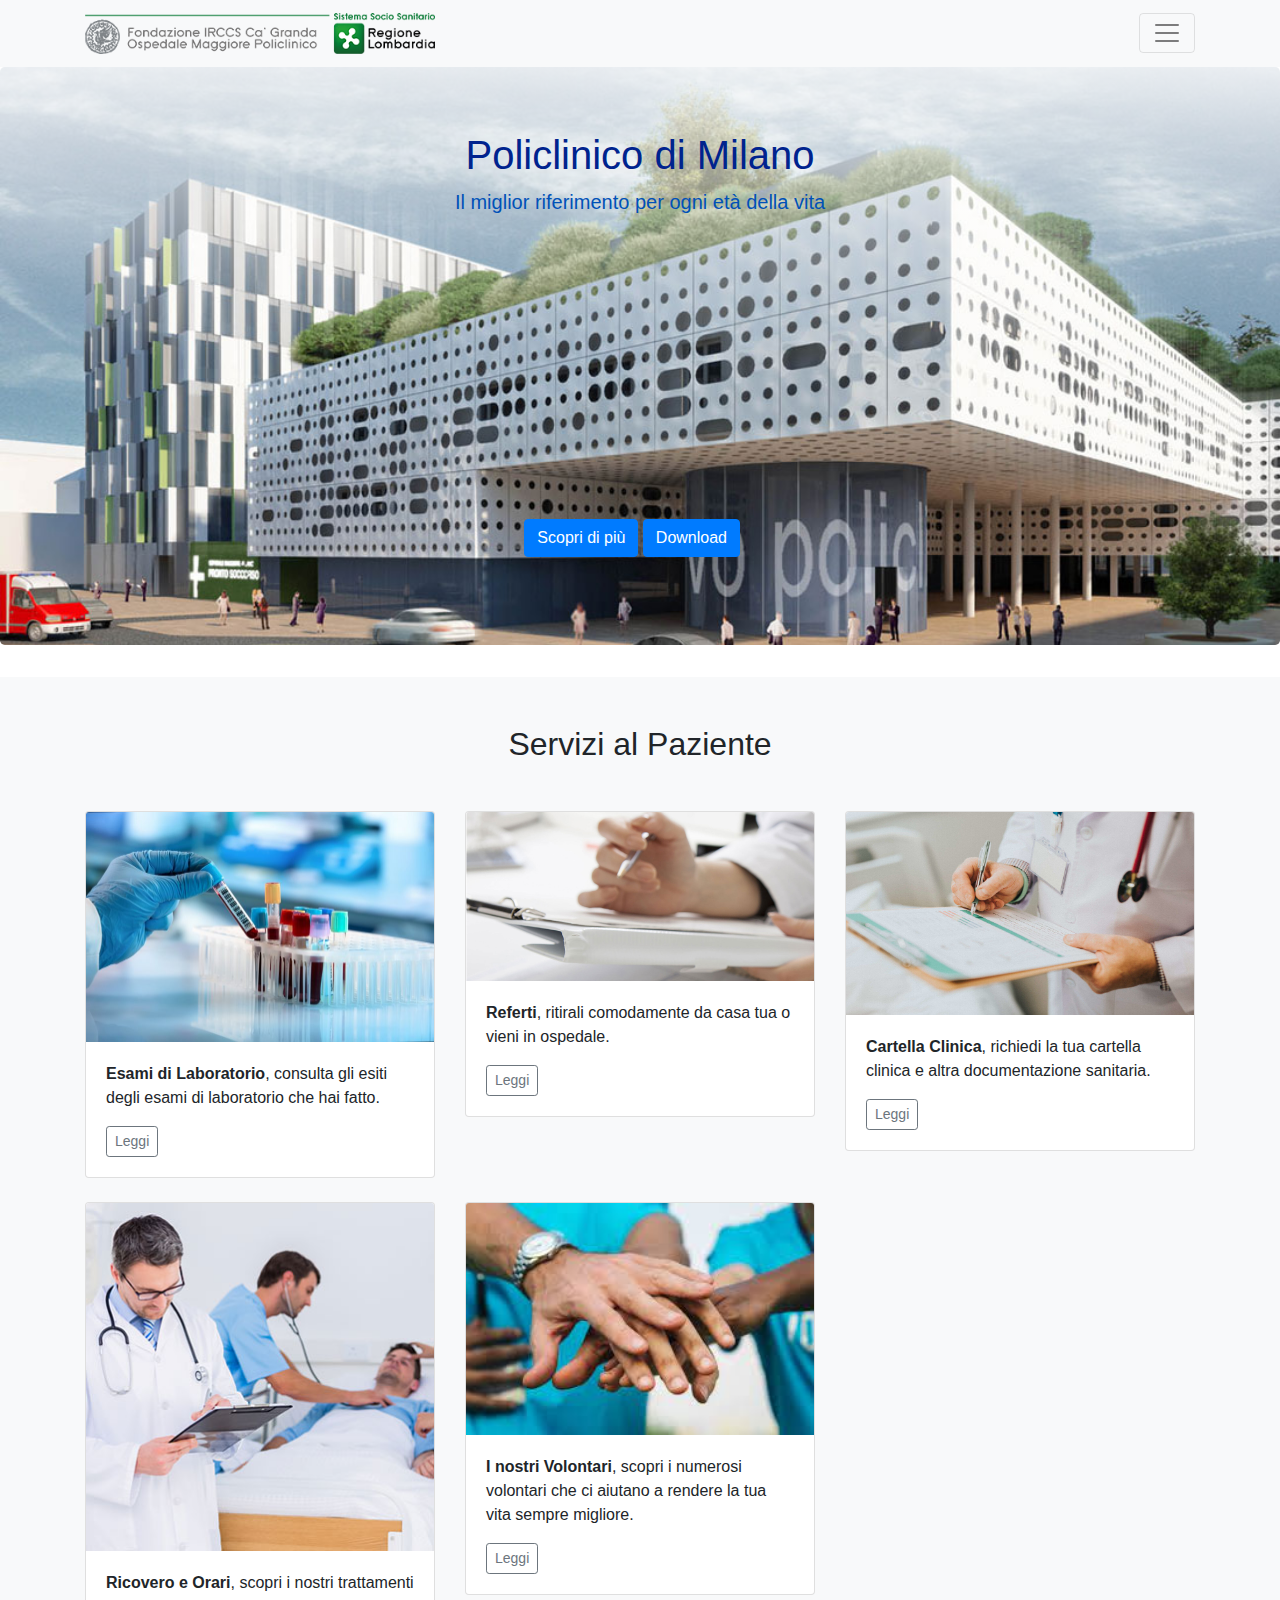
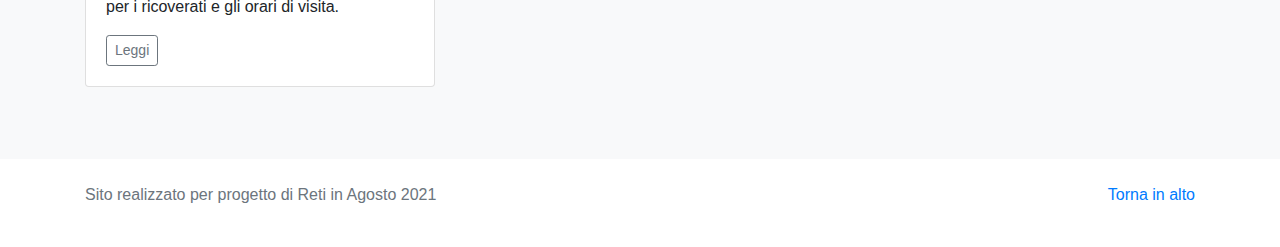
<file: index.html>
<!doctype html>
<html lang="en">

<head>
  <meta charset="utf-8">
  <meta name="viewport" content="width=device-width, initial-scale=1, shrink-to-fit=no">
  <meta name="description" content="">
  <meta name="author" content="">
  <link rel="icon" type="image/png" href="img/logo/logo.png" />

  <title>Policlinico di Milano</title>

  <!-- JQuery -->
  <script src="libraries/jquery-3.5.1.min.js"></script>
  <!-- Bootstrap -->
  <link rel="stylesheet" href="libraries/bootstrap-4.5.2/css/bootstrap.min.css">
  <script src="libraries/bootstrap-4.5.2/js/bootstrap.min.js"></script>
  <!-- JavaScript -->
  <script src="js/service.js" type="text/javascript"></script>
  <!-- CSS -->
  <style media="screen">
    html {
      scroll-behavior: smooth;
    }

    #main-section {
      background: url('img/homepage/NuovoPoliclinico.jpeg');
      background-size: cover;
      background-position: center;
      position: relative;
    }

    #main-section::before {
      content: "";
      position: absolute;
      top: 0;
      left: 0;
      width: 100%;
      height: 100%;
      background: linear-gradient(to bottom, rgba(255, 255, 255, 0.85) 0%, transparent 50%);
    }
  </style>

<body>
  <header>
    <div class="collapse bg-light" id="navbarHeader">
      <div class="container">
        <div class="row">
          <div class="col-sm-8 col-md-7 py-4">
            <h4>Policlinico di Milano</h4>
            <p class="text-muted">Il miglior riferimento per ogni età della vita</p>
          </div>
          <div class="col-sm-4 offset-md-1 py-4">
            <h4>Contatti</h4>
            <ul class="list-unstyled">
              <li><a href="https://www.linkedin.com/company/policlinico-milano/">Linkedin</a></li>
              <li><a href="https://www.facebook.com/PoliclinicoMilanoOfficial/">Facebook</a></li>
              <li><a href="mailto:cartellecliniche@policlinico.mi.it">Email per cartelle cliniche</a></li>
            </ul>
          </div>
        </div>
      </div>
    </div>
    <div class="navbar navbar-light bg-light box-shadow">
      <div class="container d-flex justify-content-between">
        <a href="#" class="navbar-brand d-flex align-items-center">
          <img src="img/logo/logo.png" width="350px">
          <strong></strong>
        </a>
        <button class="navbar-toggler collapsed" type="button" data-toggle="collapse" data-target="#navbarHeader" aria-controls="navbarHeader" aria-expanded="false" aria-label="Toggle navigation">
          <span class="navbar-toggler-icon"></span>
        </button>
      </div>
    </div>
  </header>

  <main role="main">

    <section class="jumbotron text-center" id="main-section">
      <div class="container" style="height: 50vh; position: relative;">
        <h1 class="jumbotron-heading" style="color: #00238E">Policlinico di Milano</h1>
        <p class="lead" style="color: #0051B8">Il miglior riferimento per ogni età della vita</p>
        <p style="position: absolute; bottom: 0; width: 96%">
          <a href="#services" class="btn btn-primary my-2">Scopri di più</a>
          <a onclick="downloadServices()" class="btn btn-primary my-2">Download</a>
        </p>
      </div>
    </section>

    <div class="album py-5 bg-light" id="services">
      <h2 class="text-center mb-5">Servizi al Paziente</h2>
      <div class="container">

        <div class="row">
          <div class="col-sm-6 col-md-4">
            <div class="card mb-4 box-shadow">
              <div class="text-center">
                <img class="card-img-top" src="img/services/esami-laboratorio.jpeg" alt="Card image cap">
              </div>
              <div class="card-body">
                <p class="card-text"><strong>Esami di Laboratorio</strong>, consulta gli esiti degli esami di laboratorio che hai fatto.</p>
                <div class="d-flex justify-content-between align-items-center">
                  <div class="w-100 d-flex justify-content-between">
                    <button type="button" onclick="location.href = 'services/esami-laboratorio.html'" class="btn btn-sm btn-outline-secondary">Leggi</button>
                  </div>
                </div>

              </div>
            </div>
          </div>
          <div class="col-sm-6 col-md-4">
            <div class="card mb-4 box-shadow">
              <div class="text-center">
                <img class="card-img-top" src="img/services/referti.jpeg" alt="Card image cap">
              </div>
              <div class="card-body">
                <p class="card-text"><strong>Referti</strong>, ritirali comodamente da casa tua o vieni in ospedale.</p>
                <div class="d-flex justify-content-between align-items-center">
                  <div class="w-100 d-flex justify-content-between">
                    <button type="button" onclick="location.href = 'services/referti.html'" class="btn btn-sm btn-outline-secondary">Leggi</button>
                  </div>
                </div>
              </div>
            </div>
          </div>

          <div class="col-sm-6 col-md-4">
            <div class="card mb-4 box-shadow">
              <div class="text-center">
                <img class="card-img-top" src="img/services/cartella-clinica.jpeg" alt="Card image cap">
              </div>
              <div class="card-body">
                <p class="card-text"><strong>Cartella Clinica</strong>, richiedi la tua cartella clinica e altra documentazione sanitaria.</p>
                <div class="d-flex justify-content-between align-items-center">
                  <div class="w-100 d-flex justify-content-between">
                    <button type="button" onclick="location.href = 'services/cartella-clinica.html'" class="btn btn-sm btn-outline-secondary">Leggi</button>
                  </div>
                </div>
              </div>
            </div>
          </div>

          <div class="col-sm-6 col-md-4">
            <div class="card mb-4 box-shadow">
              <div class="text-center">
                <img class="card-img-top" src="img/services/ricovero.jpeg" alt="Card image cap">
              </div>
              <div class="card-body">
                <p class="card-text"><strong>Ricovero e Orari</strong>, scopri i nostri trattamenti per i ricoverati e gli orari di visita.
                </p>
                <div class="d-flex justify-content-between align-items-center">
                  <div class="w-100 d-flex justify-content-between">
                    <button type="button" onclick="location.href = 'services/ricovero.html'" class="btn btn-sm btn-outline-secondary">Leggi</button>
                  </div>
                </div>
              </div>
            </div>
          </div>

          <div class="col-sm-6 col-md-4">
            <div class="card mb-4 box-shadow">
              <div class="text-center">
                <img class="card-img-top" src="img/services/volontariato.jpeg" alt="Card image cap">
              </div>
              <div class="card-body">
                <p class="card-text"><strong>I nostri Volontari</strong>, scopri i numerosi volontari che ci aiutano a rendere la tua vita sempre migliore.
                </p>
                <div class="d-flex justify-content-between align-items-center">
                  <div class="w-100 d-flex justify-content-between">
                    <button type="button" onclick="location.href = 'services/volontariato.html'" class="btn btn-sm btn-outline-secondary">Leggi</button>
                  </div>
                </div>
              </div>
            </div>
          </div>
        </div>
      </div>
    </div>

  </main>

  <footer class="text-muted p-4">
    <div class="container">
      <p class="float-right">
        <a href="#">Torna in alto</a>
      </p>
      <p>Sito realizzato per progetto di Reti in Agosto 2021</p>
    </div>
  </footer>
</body>
</html>
</file>
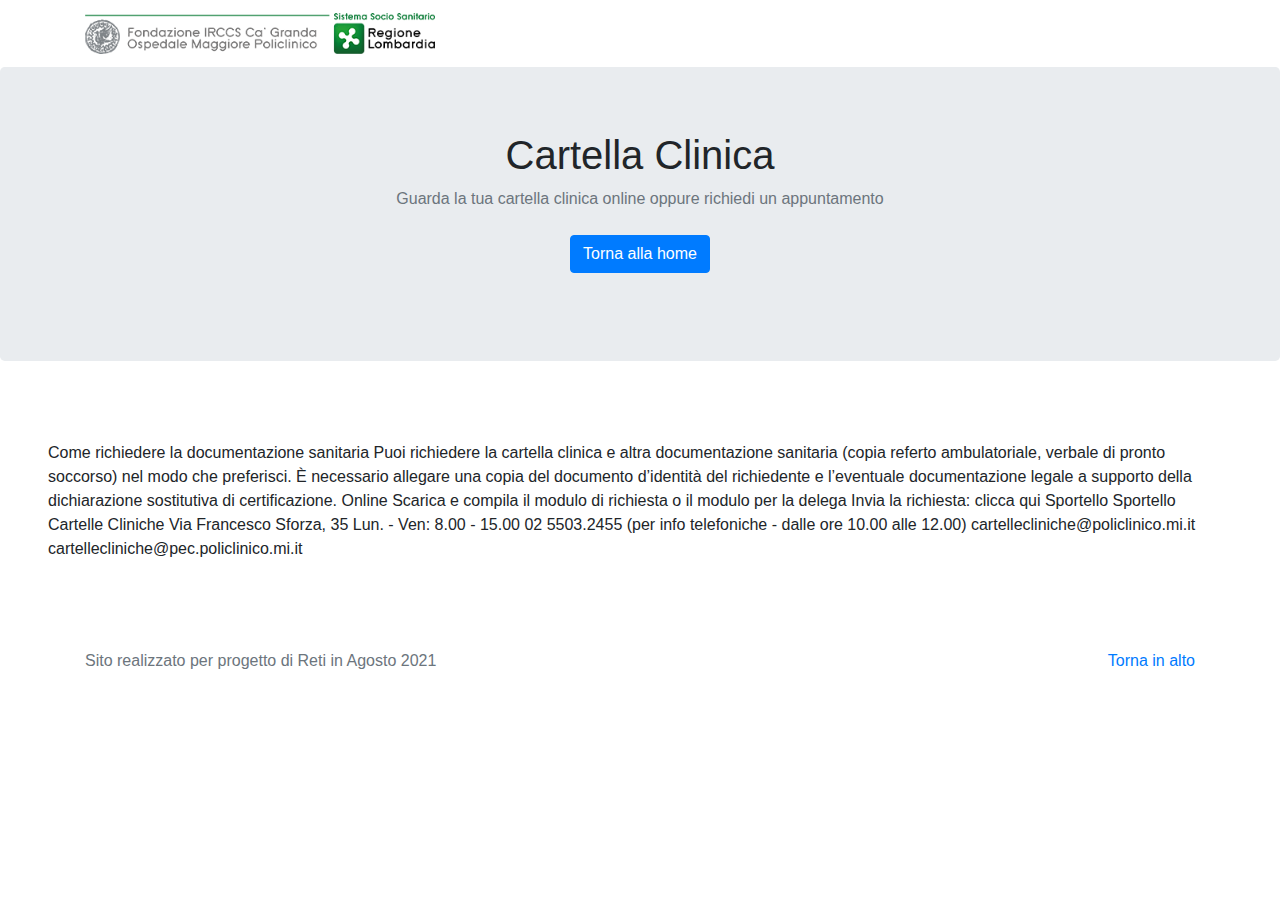
<file: services/cartella-clinica.html>
<!doctype html>
<html lang="it">

<head>
  <meta charset="utf-8">
  <meta name="viewport" content="width=device-width, initial-scale=1, shrink-to-fit=no">
  <meta name="description" content="">
  <meta name="author" content="">
  <link rel="icon" type="image/png" href="../img/logo/logo.png" />

  <title>Cartella Clinica</title>

  <!-- JQuery -->
  <script src="../libraries/jquery-3.5.1.min.js"></script>
  <!-- Bootstrap -->
  <link rel="stylesheet" href="../libraries/bootstrap-4.5.2/css/bootstrap.min.css">
  <script src="../libraries/bootstrap-4.5.2/js/bootstrap.min.js"></script>
</head>

<body>

  <header>
    <div class="navbar box-shadow">
      <div class="container d-flex justify-content-between">
        <a href="../index.html" class="navbar-brand d-flex align-items-center">
          <img src="../img/logo/logo.png" width="350px">
          <strong></strong>
        </a>
      </div>
    </div>
  </header>
  <main role="main">
    <section class="jumbotron text-center">
      <div class="container">
        <h1 id="pageTitle" class="jumbotron-heading">Cartella Clinica</h1>
        <p id="articleDescription" class="text-muted">
          Guarda la tua cartella clinica online oppure richiedi un appuntamento
        </p>
        <p>
          <a href="../index.html" class="btn btn-primary my-2">Torna alla home</a>
        </p>
      </div>
    </section>

    <section class="p-5">
      <div id="article">
        <p id="articleText">
          Come richiedere la documentazione sanitaria
          Puoi richiedere la cartella clinica e altra documentazione sanitaria (copia referto ambulatoriale, verbale di pronto soccorso) nel modo che preferisci.

          È necessario allegare una copia del documento d’identità del richiedente e l’eventuale documentazione legale a supporto della dichiarazione sostitutiva di certificazione.

          Online
          Scarica e compila il modulo di richiesta o il modulo per la delega
          Invia la richiesta: clicca qui
          Sportello
          Sportello Cartelle Cliniche
          Via Francesco Sforza, 35
          Lun. - Ven: 8.00 - 15.00


          02 5503.2455 (per info telefoniche - dalle ore 10.00 alle 12.00)

          cartellecliniche@policlinico.mi.it
          cartellecliniche@pec.policlinico.mi.it
        </p>
      </div>
    </section>

    </div>
  </main>

  <footer class="text-muted p-4">
    <div class="container">
      <p class="float-right">
        <a href="#">Torna in alto</a>
      </p>
      <p>Sito realizzato per progetto di Reti in Agosto 2021</p>
    </div>
  </footer>

</body>
</html>
</file>
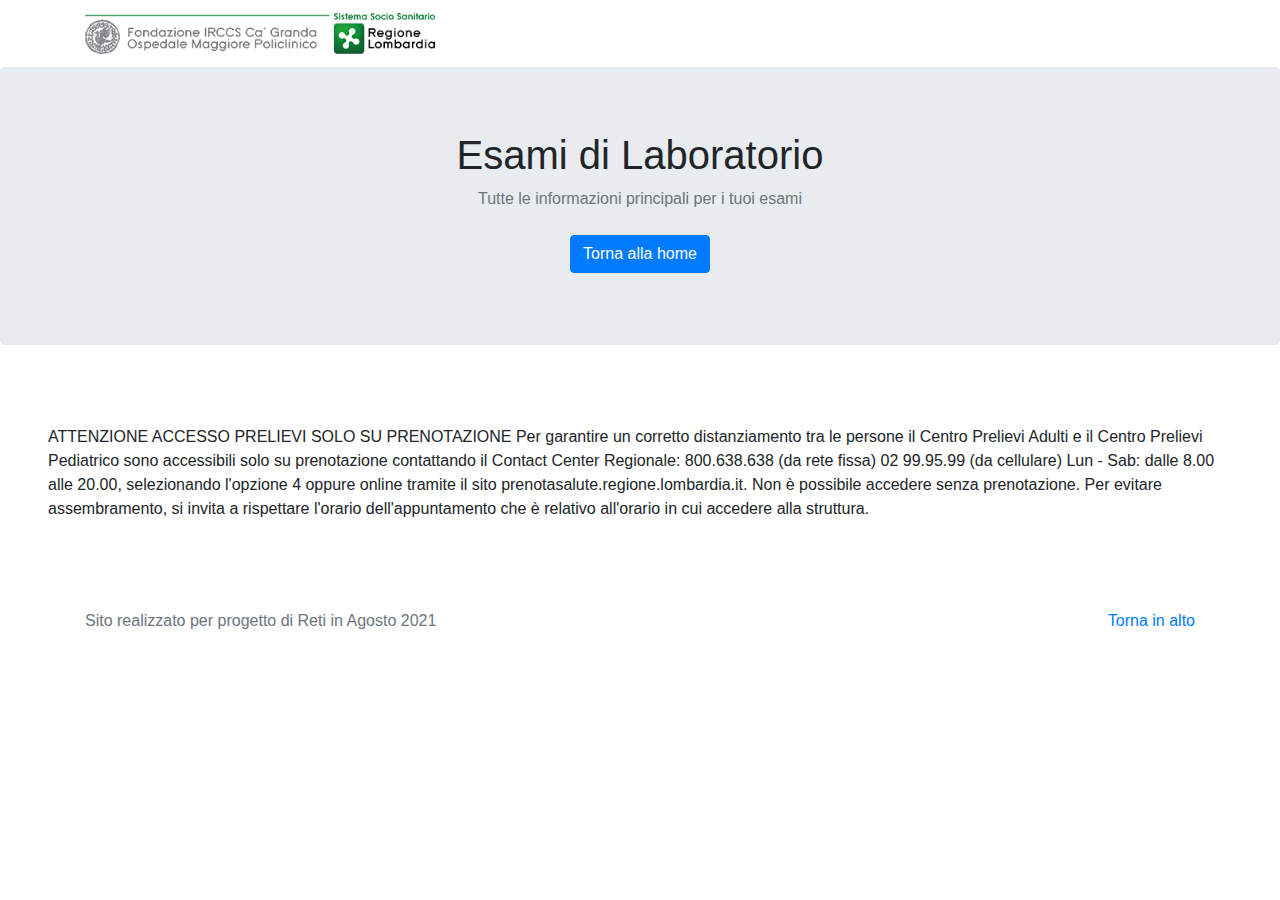
<file: services/esami-laboratorio.html>
<!doctype html>
<html lang="it">

<head>
  <meta charset="utf-8">
  <meta name="viewport" content="width=device-width, initial-scale=1, shrink-to-fit=no">
  <meta name="description" content="">
  <meta name="author" content="">
  <link rel="icon" type="image/png" href="../img/logo/logo.png"/>

  <title>Esami di Laboratorio</title>

  <!-- JQuery -->
  <script src="../libraries/jquery-3.5.1.min.js"></script>
  <!-- Bootstrap -->
  <link rel="stylesheet" href="../libraries/bootstrap-4.5.2/css/bootstrap.min.css">
  <script src="../libraries/bootstrap-4.5.2/js/bootstrap.min.js"></script>
</head>

<body>

  <header>
    <div class="navbar box-shadow">
      <div class="container d-flex justify-content-between">
        <a href="../index.html" class="navbar-brand d-flex align-items-center">
          <img src="../img/logo/logo.png" width="350px">
          <strong></strong>
        </a>
      </div>
    </div>
  </header>
  <main role="main">
    <section class="jumbotron text-center">
      <div class="container">
        <h1 id="pageTitle" class="jumbotron-heading">Esami di Laboratorio</h1>
        <p id="articleDescription" class="text-muted">
          Tutte le informazioni principali per i tuoi esami
        </p>
        <a href="../index.html" class="btn btn-primary my-2">Torna alla home</a>
      </div>
    </section>

    <section class="p-5">
      <div id="article">
        <p id="articleText">
          ATTENZIONE ACCESSO PRELIEVI SOLO SU PRENOTAZIONE

           

          Per garantire un corretto distanziamento tra le persone il Centro Prelievi Adulti e il Centro Prelievi Pediatrico sono accessibili solo su prenotazione contattando il Contact Center Regionale:

           

          800.638.638 (da rete fissa)
          02 99.95.99 (da cellulare)

          Lun - Sab: dalle 8.00 alle 20.00, selezionando l'opzione 4 

          oppure online tramite il sito prenotasalute.regione.lombardia.it.

          Non è possibile accedere senza prenotazione.

          Per evitare assembramento, si invita a rispettare l'orario dell'appuntamento che è relativo all'orario in cui accedere alla struttura.
        </p>
      </div>
    </section>

    </div>
  </main>

  <footer class="text-muted p-4">
    <div class="container">
      <p class="float-right">
        <a href="#">Torna in alto</a>
      </p>
      <p>Sito realizzato per progetto di Reti in Agosto 2021</p>
    </div>
  </footer>

</body>
</html>
</file>
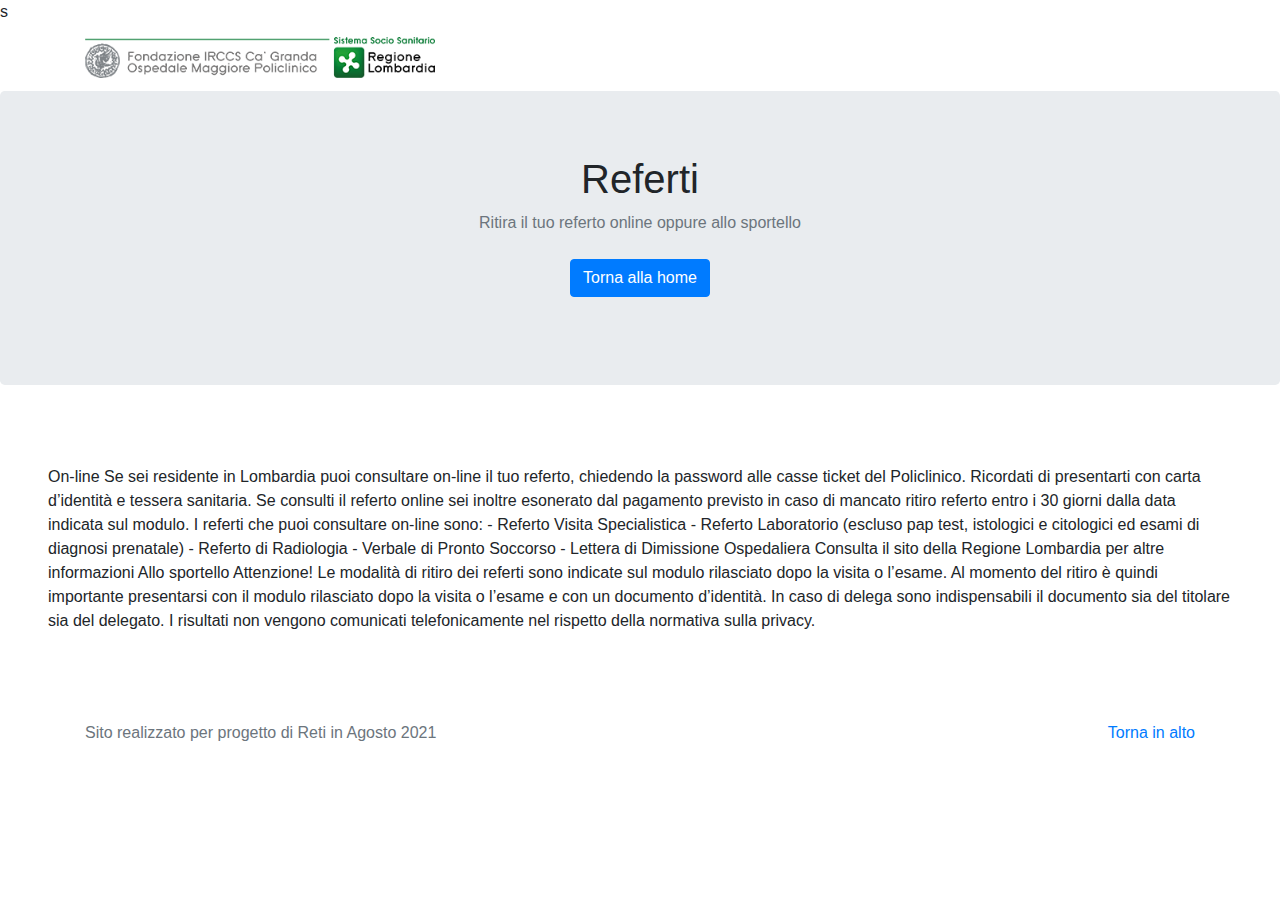
<file: services/referti.html>
s<!doctype html>
<html lang="it">

<head>
  <meta charset="utf-8">
  <meta name="viewport" content="width=device-width, initial-scale=1, shrink-to-fit=no">
  <meta name="description" content="">
  <meta name="author" content="">
  <link rel="icon" type="image/png" href="../img/logo/logo.png" />

  <title>Referti</title>

  <!-- JQuery -->
  <script src="../libraries/jquery-3.5.1.min.js"></script>
  <!-- Bootstrap -->
  <link rel="stylesheet" href="../libraries/bootstrap-4.5.2/css/bootstrap.min.css">
  <script src="../libraries/bootstrap-4.5.2/js/bootstrap.min.js"></script>
</head>

<body>
  <header>
    <div class="navbar box-shadow">
      <div class="container d-flex justify-content-between">
        <a href="../index.html" class="navbar-brand d-flex align-items-center">
          <img src="../img/logo/logo.png" width="350px">
          <strong></strong>
        </a>
      </div>
    </div>
  </header>
  <main role="main">
    <section class="jumbotron text-center">
      <div class="container">
        <h1 id="pageTitle" class="jumbotron-heading">Referti</h1>
        <p id="articleDescription" class="text-muted">
          Ritira il tuo referto online oppure allo sportello
        </p>
        <p>
          <a href="../index.html" class="btn btn-primary my-2">Torna alla home</a>
        </p>
      </div>
    </section>

    <section class="p-5">
      <div id="article">
        <p id="articleText">
          On-line
          Se sei residente in Lombardia puoi consultare on-line il tuo referto, chiedendo la password alle casse ticket del Policlinico.
          Ricordati di presentarti con carta d’identità e tessera sanitaria.
          Se consulti il referto online sei inoltre esonerato dal pagamento previsto in caso di mancato ritiro referto entro i 30 giorni dalla data indicata sul modulo.

          I referti che puoi consultare on-line sono:
          - Referto Visita Specialistica
          - Referto Laboratorio (escluso pap test, istologici e citologici ed esami di diagnosi prenatale)
          - Referto di Radiologia
          - Verbale di Pronto Soccorso
          - Lettera di Dimissione Ospedaliera

          Consulta il sito della Regione Lombardia per altre informazioni

          Allo sportello
           
          Attenzione! Le modalità di ritiro dei referti sono indicate sul modulo rilasciato dopo la visita o l’esame.
          Al momento del ritiro è quindi importante presentarsi con il modulo rilasciato dopo la visita o l’esame e con un documento d’identità. In caso di delega sono indispensabili il documento sia del titolare sia del delegato.

          I risultati non vengono comunicati telefonicamente nel rispetto della normativa sulla privacy.
        </p>
      </div>
    </section>
  </main>
  <footer class="text-muted p-4">
    <div class="container">
      <p class="float-right">
        <a href="#">Torna in alto</a>
      </p>
      <p>Sito realizzato per progetto di Reti in Agosto 2021</p>
    </div>
  </footer>
</body>
</html>
</file>
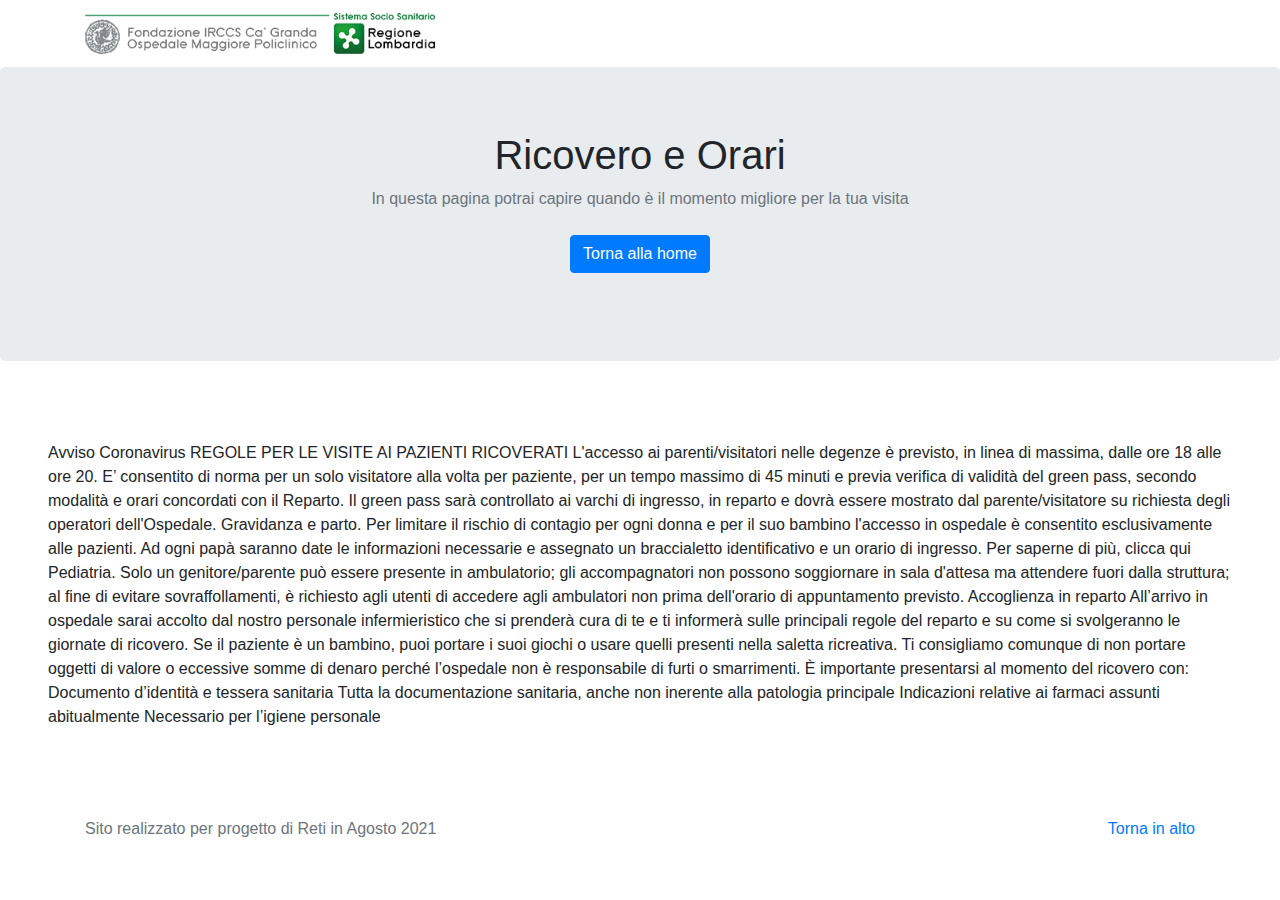
<file: services/ricovero.html>
<!doctype html>
<html lang="it">

<head>
  <meta charset="utf-8">
  <meta name="viewport" content="width=device-width, initial-scale=1, shrink-to-fit=no">
  <meta name="description" content="">
  <meta name="author" content="">
  <link rel="icon" type="image/png" href="../img/logo/logo.png" />

  <title>Ricovero e Orari</title>

  <!-- JQuery -->
  <script src="../libraries/jquery-3.5.1.min.js"></script>
  <!-- Bootstrap -->
  <link rel="stylesheet" href="../libraries/bootstrap-4.5.2/css/bootstrap.min.css">
  <script src="../libraries/bootstrap-4.5.2/js/bootstrap.min.js"></script>
</head>

<body>
  <header>
    <div class="navbar box-shadow">
      <div class="container d-flex justify-content-between">
        <a href="../index.html" class="navbar-brand d-flex align-items-center">
          <img src="../img/logo/logo.png" width="350px">
          <strong></strong>
        </a>
      </div>
    </div>
  </header>
  <main role="main">
    <section class="jumbotron text-center">
      <div class="container">
        <h1 id="pageTitle" class="jumbotron-heading">Ricovero e Orari</h1>
        <p id="articleDescription" class="text-muted">
          In questa pagina potrai capire quando è il momento migliore per la tua visita
        </p>
        <p>
          <a href="../index.html" class="btn btn-primary my-2">Torna alla home</a>
        </p>
      </div>
    </section>

    <section class="p-5">
      <div id="article">
        <p id="articleText">
          Avviso Coronavirus
          REGOLE PER LE VISITE AI PAZIENTI RICOVERATI

           

          L'accesso ai parenti/visitatori nelle degenze è previsto,  in linea di massima, dalle ore 18 alle ore 20. E’ consentito di norma per un solo visitatore alla volta per paziente,  per un tempo massimo di 45 minuti e previa verifica di validità del green pass, secondo modalità e orari concordati con il Reparto.

          Il green pass sarà controllato ai varchi di ingresso, in reparto e dovrà essere mostrato dal parente/visitatore su richiesta degli operatori dell'Ospedale.

          Gravidanza e parto. Per limitare il rischio di contagio per ogni donna e per il suo bambino l'accesso in ospedale è consentito esclusivamente alle pazienti. Ad ogni papà saranno date le informazioni necessarie e assegnato un braccialetto identificativo e un orario di ingresso.
          Per saperne di più, clicca qui

          Pediatria. Solo un genitore/parente può essere presente in ambulatorio; gli accompagnatori non possono soggiornare in sala d'attesa ma attendere fuori dalla struttura; al fine di evitare sovraffollamenti, è richiesto agli utenti di accedere agli ambulatori non prima dell'orario di appuntamento previsto.

           
          Accoglienza in reparto
          All’arrivo in ospedale sarai accolto dal nostro personale infermieristico che si prenderà cura di te e ti informerà sulle principali regole del reparto e su come si svolgeranno le giornate di ricovero.

          Se il paziente è un bambino, puoi portare i suoi giochi o usare quelli presenti nella saletta ricreativa.

          Ti consigliamo comunque di non portare oggetti di valore o eccessive somme di denaro perché l’ospedale non è responsabile di furti o smarrimenti.

          Ѐ importante presentarsi al momento del ricovero con:

          Documento d’identità e tessera sanitaria
          Tutta la documentazione sanitaria, anche non inerente alla patologia principale
          Indicazioni relative ai farmaci assunti abitualmente
          Necessario per l’igiene personale
        </p>
      </div>
    </section>
    </div>
    </div>
  </main>

  <footer class="text-muted p-4">
    <div class="container">
      <p class="float-right">
        <a href="#">Torna in alto</a>
      </p>
      <p>Sito realizzato per progetto di Reti in Agosto 2021</p>
    </div>
  </footer>
</body>
</html>
</file>
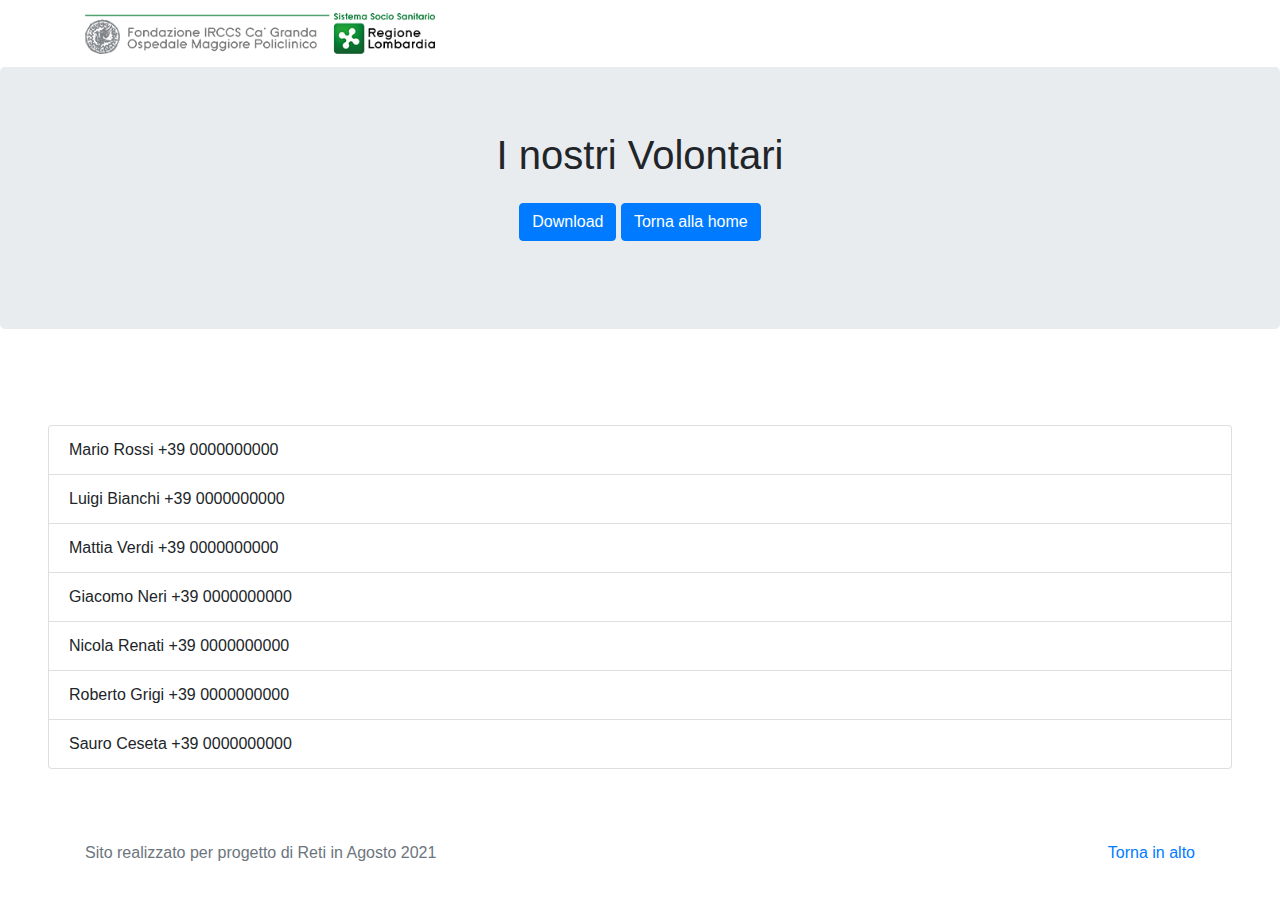
<file: services/volontariato.html>
<!doctype html>
<html lang="it">

<head>
  <meta charset="utf-8">
  <meta name="viewport" content="width=device-width, initial-scale=1, shrink-to-fit=no">
  <meta name="description" content="">
  <meta name="author" content="">
  <link rel="icon" type="image/png" href="../img/logo/logo.png" />

  <title>I nostri Volontari</title>

  <!-- JQuery -->
  <script src="../libraries/jquery-3.5.1.min.js"></script>
  <!-- Bootstrap -->
  <link rel="stylesheet" href="../libraries/bootstrap-4.5.2/css/bootstrap.min.css">
  <script src="../libraries/bootstrap-4.5.2/js/bootstrap.min.js"></script>
  <!-- JavaScript -->
  <script src="../js/service.js" type="text/javascript"></script>
</head>

<body>
  <header>
    <div class="navbar box-shadow">
      <div class="container d-flex justify-content-between">
        <a href="../index.html" class="navbar-brand d-flex align-items-center">
          <img src="../img/logo/logo.png" width="350px">
          <strong></strong>
        </a>
      </div>
    </div>
  </header>
  <main role="main">
    <section class="jumbotron text-center">
      <div class="container">
        <h1 id="pageTitle" class="jumbotron-heading">I nostri Volontari</h1>
        <p id="articleDescription" class="text-muted">
        </p>
        <p>
          <a onclick="downloadVolunteers()" class="btn btn-primary my-2">Download</a>
          <a href="../index.html" class="btn btn-primary my-2">Torna alla home</a>
        </p>
      </div>
    </section>
    <section class="p-5">
      <div id="article">
        <p id="articleText">
        </p>
        <div id="tableVolunteers">
          <ol class="list-group list-group-numbered">
            <li class="list-group-item">Mario Rossi +39 0000000000</li>
            <li class="list-group-item">Luigi Bianchi +39 0000000000</li>
            <li class="list-group-item">Mattia Verdi +39 0000000000</li>
            <li class="list-group-item">Giacomo Neri +39 0000000000</li>
            <li class="list-group-item">Nicola Renati +39 0000000000</li>
            <li class="list-group-item">Roberto Grigi +39 0000000000</li>
            <li class="list-group-item">Sauro Ceseta +39 0000000000</li>
          </ol>
        </div>
      </div>
    </section>
    </div>
    </div>
  </main>

  <footer class="text-muted p-4">
    <div class="container">
      <p class="float-right">
        <a href="#">Torna in alto</a>
      </p>
      <p>Sito realizzato per progetto di Reti in Agosto 2021</p>
    </div>
  </footer>

</body>
</html>
</file>
